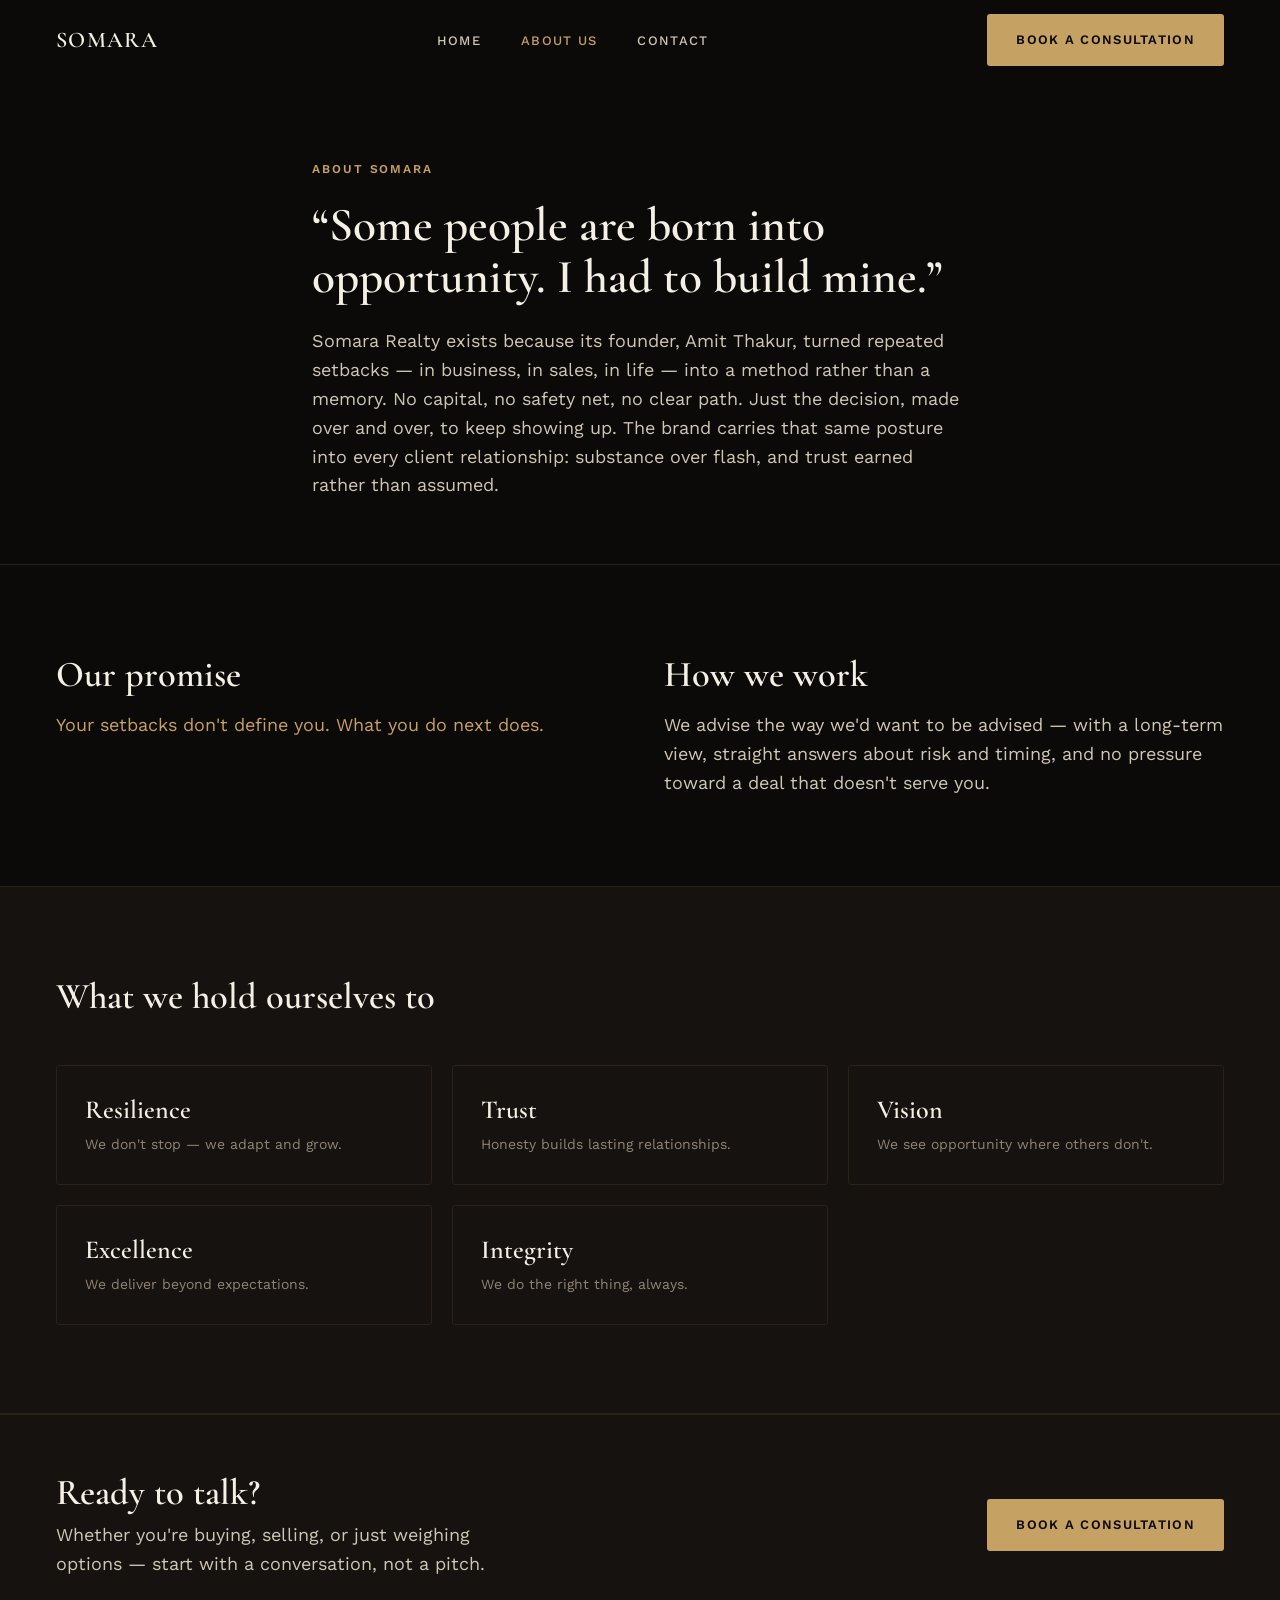
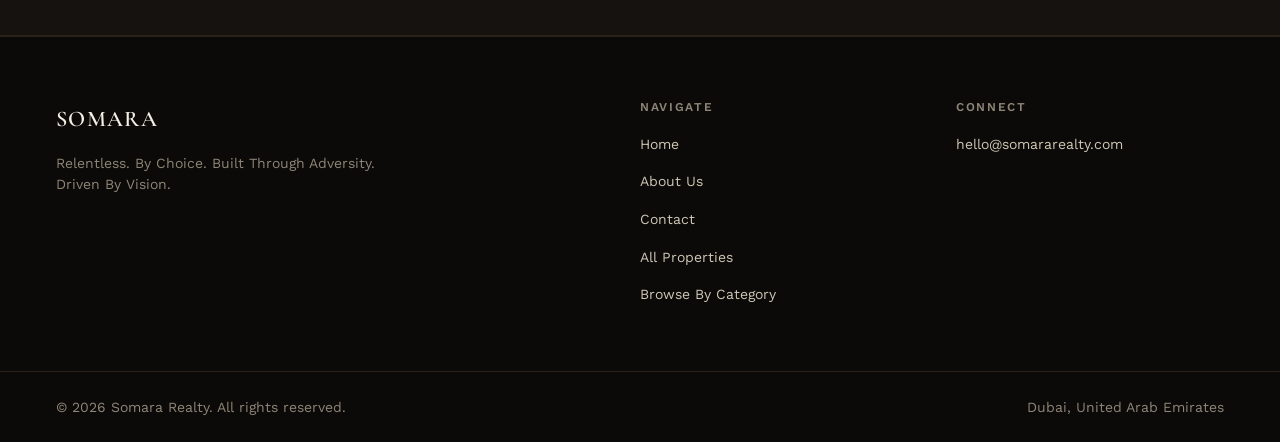
<file: about/index.html>
<!DOCTYPE html>
<html lang="en">
<head>
<meta charset="UTF-8" />
<meta name="viewport" content="width=device-width, initial-scale=1.0" />
<title>About Us | Somara Realty</title>
<meta name="description" content="The story behind Somara Realty — a Dubai real estate practice built on resilience, trust, and vision." />
<link rel="preconnect" href="https://fonts.googleapis.com">
<link rel="preconnect" href="https://fonts.gstatic.com" crossorigin>
<link href="https://fonts.googleapis.com/css2?family=Cormorant+Garamond:ital,wght@0,500;0,600;0,700;1,500;1,600&family=Work+Sans:wght@400;500;600&display=swap" rel="stylesheet">
<link rel="stylesheet" href="/css/styles.css" />
</head>
<body>

<a href="#main-content" class="skip-link">Skip to content</a>

<header class="site-header">
  <div class="container">
    <a href="/" class="logo" aria-label="Somara Realty — home">SOMARA</a>
    <nav class="main-nav" aria-label="Primary">
      <ul>
        <li><a href="/">Home</a></li>
        <li><a href="/about/" class="active">About Us</a></li>
        <li><a href="/contact/">Contact</a></li>
      </ul>
    </nav>
    <a href="/contact/" class="btn btn-primary header-cta">Book a Consultation</a>
    <button type="button" class="menu-toggle" aria-label="Open menu">
      <svg width="22" height="16" viewBox="0 0 22 16" fill="none" aria-hidden="true"><path d="M0 1H22M0 8H22M0 15H22" stroke="currentColor" stroke-width="1.5"/></svg>
    </button>
  </div>
</header>

<div class="mobile-menu" role="dialog" aria-modal="true" aria-label="Mobile navigation">
  <div class="mobile-menu-top">
    <span class="logo">SOMARA</span>
    <button type="button" class="mobile-menu-close" aria-label="Close menu">
      <svg width="20" height="20" viewBox="0 0 20 20" fill="none" aria-hidden="true"><path d="M1 1l18 18M19 1L1 19" stroke="currentColor" stroke-width="1.4"/></svg>
    </button>
  </div>
  <nav aria-label="Mobile">
    <a href="/">Home</a>
    <a href="/about/">About Us</a>
    <a href="/contact/">Contact</a>
  </nav>
  <div class="mobile-menu-footer">
    <a href="/contact/" class="btn btn-primary btn-block">Book a Consultation</a>
  </div>
</div>

<main id="main-content">

  <section class="page-hero">
    <div class="container" style="max-width:48rem;">
      <span class="eyebrow">About Somara</span>
      <h1 id="aboutQuote">&ldquo;Some people are born into opportunity. I had to build mine.&rdquo;</h1>
      <p class="body-lg" id="aboutStory">Somara Realty exists because its founder, Amit Thakur, turned repeated setbacks — in business, in sales, in life — into a method rather than a memory. No capital, no safety net, no clear path. Just the decision, made over and over, to keep showing up. The brand carries that same posture into every client relationship: substance over flash, and trust earned rather than assumed.</p>
    </div>
  </section>

  <section class="section">
    <div class="container" style="display:grid; gap:3rem; grid-template-columns:1fr;">
      <div style="display:grid; gap:3rem; grid-template-columns:1fr 1fr;" class="responsive-2col">
        <div>
          <h2>Our promise</h2>
          <p class="body-lg" id="aboutPromise" style="margin-top:1rem; color:var(--gold);">Your setbacks don't define you. What you do next does.</p>
        </div>
        <div>
          <h2>How we work</h2>
          <p class="body-lg" id="aboutHowWeWork" style="margin-top:1rem;">We advise the way we'd want to be advised — with a long-term view, straight answers about risk and timing, and no pressure toward a deal that doesn't serve you.</p>
        </div>
      </div>
    </div>
  </section>

  <section class="section" style="background:var(--ink-2); border-top:1px solid var(--ink-3); border-bottom:1px solid var(--ink-3);">
    <div class="container">
      <h2>What we hold ourselves to</h2>
      <div class="about-values" id="aboutValuesGrid">
        <div class="card-outlined"><h3>Resilience</h3><p class="body-sm" style="margin-top:0.5rem">We don't stop — we adapt and grow.</p></div>
        <div class="card-outlined"><h3>Trust</h3><p class="body-sm" style="margin-top:0.5rem">Honesty builds lasting relationships.</p></div>
        <div class="card-outlined"><h3>Vision</h3><p class="body-sm" style="margin-top:0.5rem">We see opportunity where others don't.</p></div>
        <div class="card-outlined"><h3>Excellence</h3><p class="body-sm" style="margin-top:0.5rem">We deliver beyond expectations.</p></div>
        <div class="card-outlined"><h3>Integrity</h3><p class="body-sm" style="margin-top:0.5rem">We do the right thing, always.</p></div>
      </div>
    </div>
  </section>

  <section class="consultation">
    <div class="container">
      <div>
        <h2>Ready to talk?</h2>
        <p class="body-lg" style="margin-top:0.5rem; max-width:28rem;">Whether you're buying, selling, or just weighing options — start with a conversation, not a pitch.</p>
      </div>
      <a href="/contact/" class="btn btn-primary">Book a Consultation</a>
    </div>
  </section>

</main>

<footer class="site-footer">
  <div class="container footer-grid">
    <div>
      <span class="logo">SOMARA</span>
      <p class="body-sm" style="margin-top:1rem; max-width:20rem;">Relentless. By Choice. Built Through Adversity. Driven By Vision.</p>
    </div>
    <div>
      <h2>Navigate</h2>
      <ul>
        <li><a href="/">Home</a></li>
        <li><a href="/about/">About Us</a></li>
        <li><a href="/contact/">Contact</a></li>
        <li><a href="/properties/">All Properties</a></li>
        <li><a href="/categories/">Browse By Category</a></li>
      </ul>
    </div>
    <div>
      <h2>Connect</h2>
      <ul>
        <li><a href="mailto:hello@somararealty.com" id="footerEmail">hello@somararealty.com</a></li>
        <li><a href="#" id="footerWhatsapp" target="_blank" rel="noopener noreferrer" style="display:none;">WhatsApp</a></li>
        <li><a href="#" id="footerInstagram" target="_blank" rel="noopener noreferrer" style="display:none;">Instagram</a></li>
      </ul>
    </div>
  </div>
  <div class="container footer-bottom">
    <p>&copy; <span id="year"></span> Somara Realty. All rights reserved.</p>
    <p>Dubai, United Arab Emirates</p>
  </div>
</footer>

  <a href="#" id="whatsappFloat" class="whatsapp-float" target="_blank" rel="noopener noreferrer" aria-label="Chat on WhatsApp">
  <svg width="28" height="28" viewBox="0 0 24 24" fill="white" aria-hidden="true"><path d="M12 2C6.48 2 2 6.48 2 12c0 1.85.5 3.58 1.36 5.07L2 22l5.07-1.32A9.94 9.94 0 0 0 12 22c5.52 0 10-4.48 10-10S17.52 2 12 2zm5.2 14.2c-.22.62-1.27 1.18-1.75 1.24-.45.06-1 .08-1.62-.1-.37-.11-.85-.27-1.46-.53-2.57-1.11-4.25-3.7-4.38-3.87-.13-.17-1.04-1.38-1.04-2.64s.66-1.87.9-2.13c.22-.24.5-.3.66-.3h.47c.15 0 .35-.06.55.42.22.53.73 1.83.8 1.96.06.13.1.28.02.45-.08.17-.13.28-.25.43-.13.15-.27.34-.38.46-.13.13-.26.28-.11.55.15.27.68 1.12 1.46 1.82 1 .9 1.85 1.18 2.12 1.31.27.13.43.11.59-.07.16-.18.68-.79.86-1.06.18-.27.36-.22.6-.13.25.09 1.55.73 1.82.86.27.13.45.2.51.31.07.11.07.62-.15 1.24z"/></svg>
</a>
<script src="/js/main.js"></script>
</body>
</html>
</file>
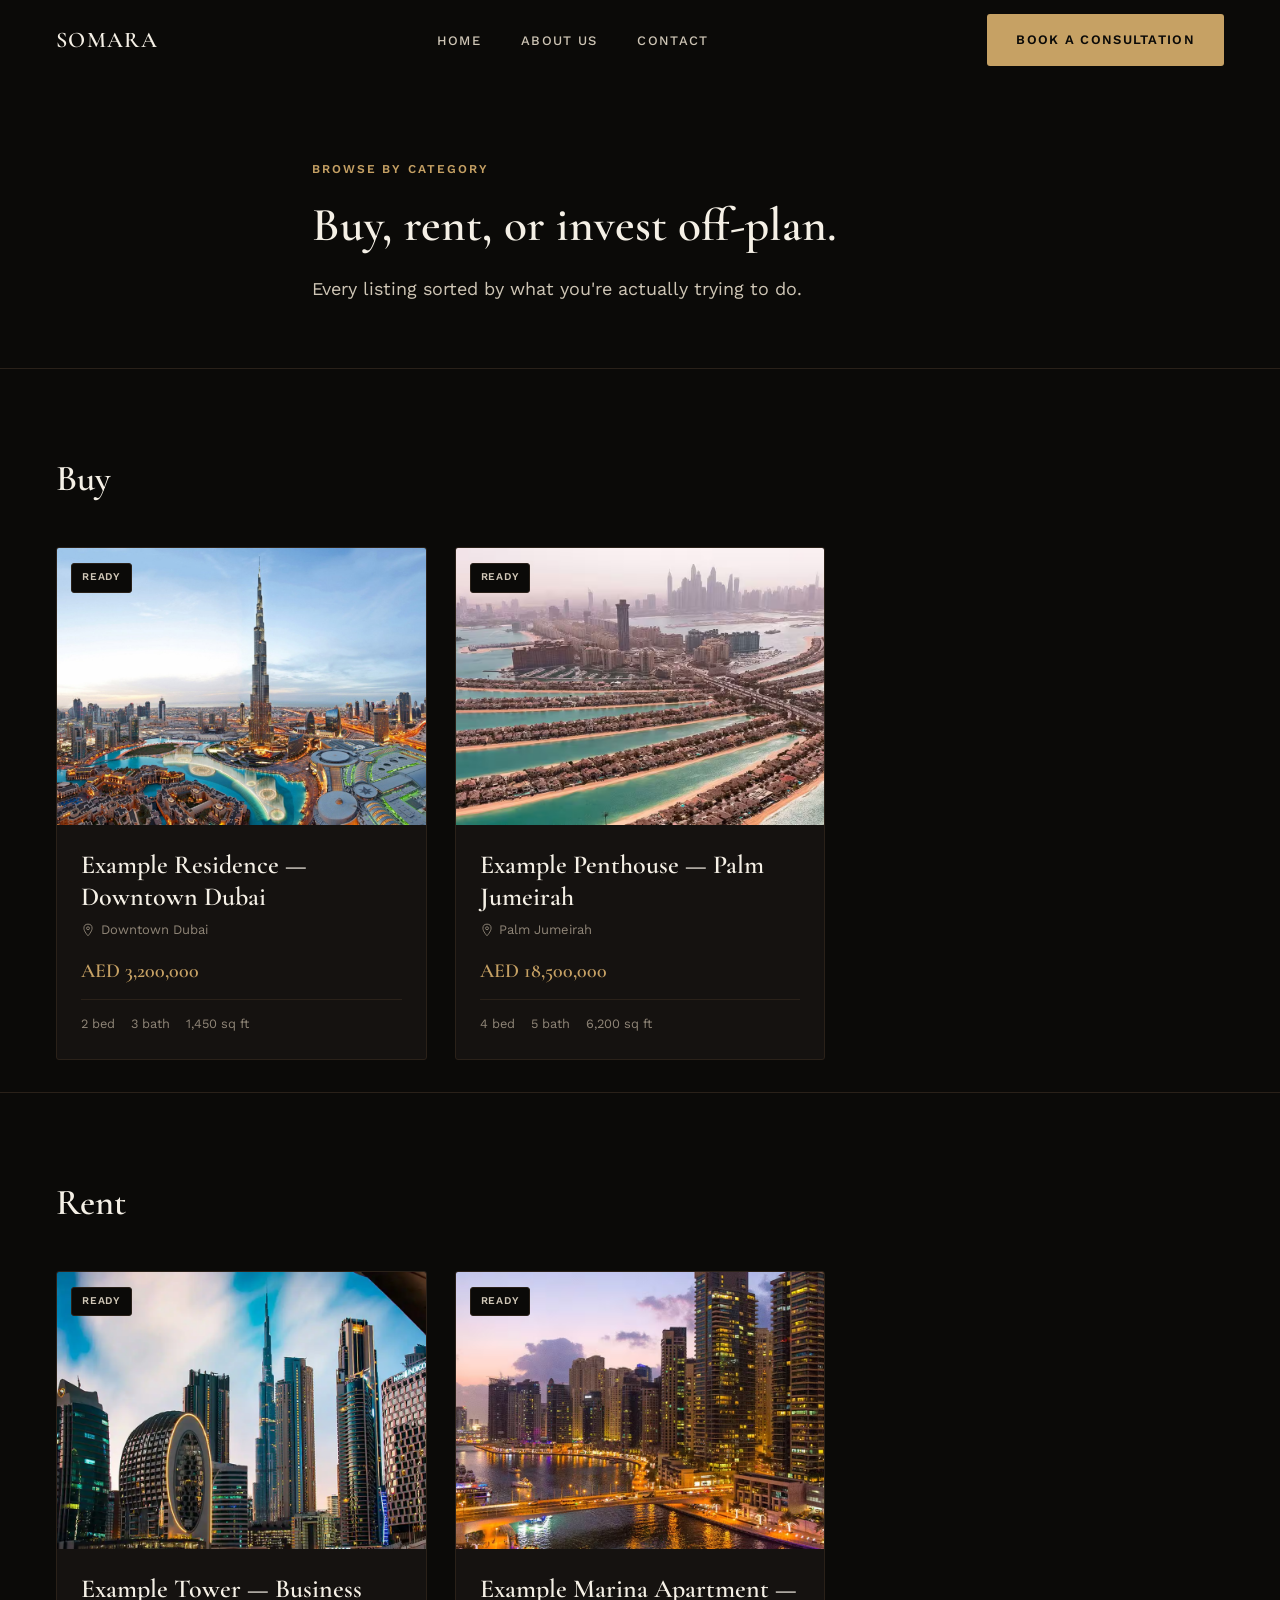
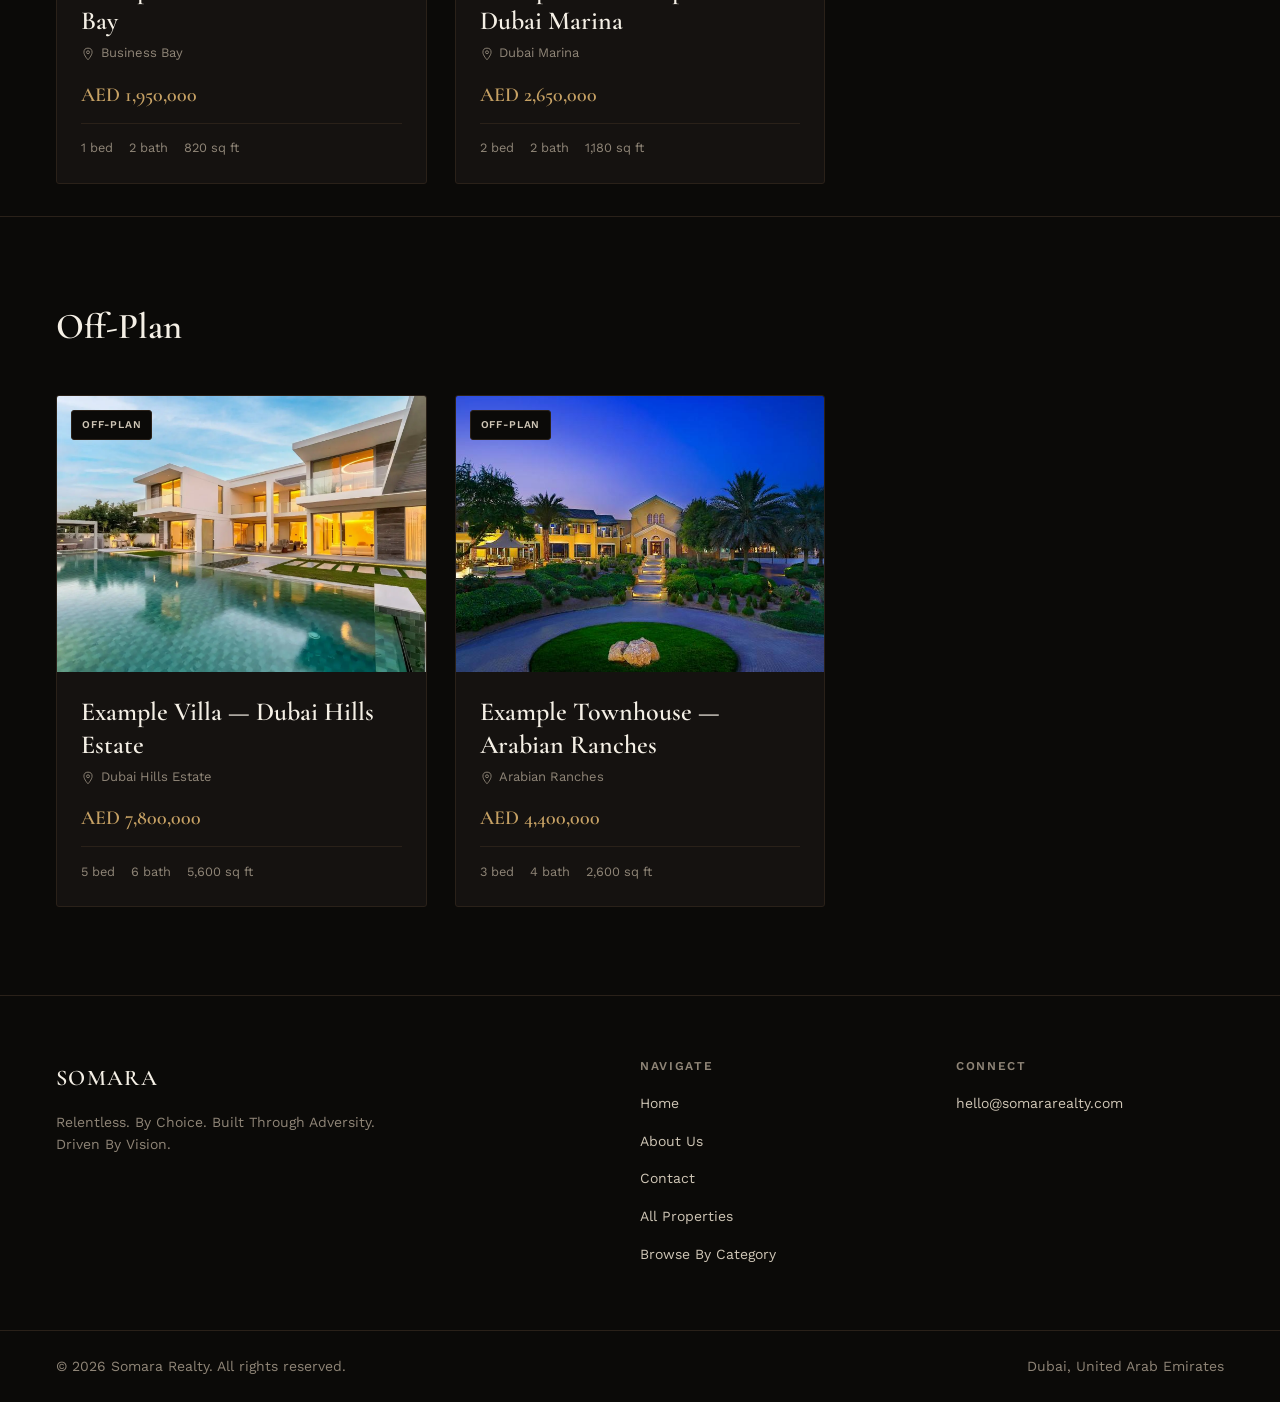
<file: categories/index.html>
<!DOCTYPE html>
<html lang="en">
<head>
<meta charset="UTF-8" />
<meta name="viewport" content="width=device-width, initial-scale=1.0" />
<title>Browse by Category | Somara Realty</title>
<meta name="description" content="Browse Somara Realty properties by Buy, Rent, or Off-Plan." />
<link rel="preconnect" href="https://fonts.googleapis.com">
<link rel="preconnect" href="https://fonts.gstatic.com" crossorigin>
<link href="https://fonts.googleapis.com/css2?family=Cormorant+Garamond:ital,wght@0,500;0,600;0,700;1,500;1,600&family=Work+Sans:wght@400;500;600&display=swap" rel="stylesheet">
<link rel="stylesheet" href="/css/styles.css" />
</head>
<body>

<a href="#main-content" class="skip-link">Skip to content</a>

<header class="site-header">
  <div class="container">
    <a href="/" class="logo" aria-label="Somara Realty — home">SOMARA</a>
    <nav class="main-nav" aria-label="Primary">
      <ul>
        <li><a href="/">Home</a></li>
        <li><a href="/about/">About Us</a></li>
        <li><a href="/contact/">Contact</a></li>
      </ul>
    </nav>
    <a href="/contact/" class="btn btn-primary header-cta">Book a Consultation</a>
    <button type="button" class="menu-toggle" aria-label="Open menu">
      <svg width="22" height="16" viewBox="0 0 22 16" fill="none" aria-hidden="true"><path d="M0 1H22M0 8H22M0 15H22" stroke="currentColor" stroke-width="1.5"/></svg>
    </button>
  </div>
</header>

<div class="mobile-menu" role="dialog" aria-modal="true" aria-label="Mobile navigation">
  <div class="mobile-menu-top">
    <span class="logo">SOMARA</span>
    <button type="button" class="mobile-menu-close" aria-label="Close menu">
      <svg width="20" height="20" viewBox="0 0 20 20" fill="none" aria-hidden="true"><path d="M1 1l18 18M19 1L1 19" stroke="currentColor" stroke-width="1.4"/></svg>
    </button>
  </div>
  <nav aria-label="Mobile">
    <a href="/">Home</a>
    <a href="/about/">About Us</a>
    <a href="/contact/">Contact</a>
  </nav>
  <div class="mobile-menu-footer">
    <a href="/contact/" class="btn btn-primary btn-block">Book a Consultation</a>
  </div>
</div>

<main id="main-content">

  <section class="page-hero">
    <div class="container" style="max-width:48rem;">
      <span class="eyebrow">Browse By Category</span>
      <h1>Buy, rent, or invest off-plan.</h1>
      <p class="body-lg">Every listing sorted by what you're actually trying to do.</p>
    </div>
  </section>

  <section class="section" id="buy" style="padding-bottom:2rem;">
    <div class="container">
      <h2>Buy</h2>
      <div class="properties-grid" id="propertyGridBuy"></div>
    </div>
  </section>

  <section class="section" id="rent" style="border-top:1px solid var(--ink-3); padding-bottom:2rem;">
    <div class="container">
      <h2>Rent</h2>
      <div class="properties-grid" id="propertyGridRent"></div>
    </div>
  </section>

  <section class="section" id="off-plan" style="border-top:1px solid var(--ink-3);">
    <div class="container">
      <h2>Off-Plan</h2>
      <div class="properties-grid" id="propertyGridOffPlan"></div>
    </div>
  </section>

</main>

<footer class="site-footer">
  <div class="container footer-grid">
    <div>
      <span class="logo">SOMARA</span>
      <p class="body-sm" style="margin-top:1rem; max-width:20rem;">Relentless. By Choice. Built Through Adversity. Driven By Vision.</p>
    </div>
    <div>
      <h2>Navigate</h2>
      <ul>
        <li><a href="/">Home</a></li>
        <li><a href="/about/">About Us</a></li>
        <li><a href="/contact/">Contact</a></li>
        <li><a href="/properties/">All Properties</a></li>
        <li><a href="/categories/">Browse By Category</a></li>
      </ul>
    </div>
    <div>
      <h2>Connect</h2>
      <ul>
        <li><a href="mailto:hello@somararealty.com" id="footerEmail">hello@somararealty.com</a></li>
        <li><a href="#" id="footerWhatsapp" target="_blank" rel="noopener noreferrer" style="display:none;">WhatsApp</a></li>
        <li><a href="#" id="footerInstagram" target="_blank" rel="noopener noreferrer" style="display:none;">Instagram</a></li>
      </ul>
    </div>
  </div>
  <div class="container footer-bottom">
    <p>&copy; <span id="year"></span> Somara Realty. All rights reserved.</p>
    <p>Dubai, United Arab Emirates</p>
  </div>
</footer>

<div class="modal-overlay" id="propertyModal" role="dialog" aria-modal="true" aria-label="Property details">
  <div class="modal" id="propertyModalContent"></div>
</div>

  <a href="#" id="whatsappFloat" class="whatsapp-float" target="_blank" rel="noopener noreferrer" aria-label="Chat on WhatsApp">
  <svg width="28" height="28" viewBox="0 0 24 24" fill="white" aria-hidden="true"><path d="M12 2C6.48 2 2 6.48 2 12c0 1.85.5 3.58 1.36 5.07L2 22l5.07-1.32A9.94 9.94 0 0 0 12 22c5.52 0 10-4.48 10-10S17.52 2 12 2zm5.2 14.2c-.22.62-1.27 1.18-1.75 1.24-.45.06-1 .08-1.62-.1-.37-.11-.85-.27-1.46-.53-2.57-1.11-4.25-3.7-4.38-3.87-.13-.17-1.04-1.38-1.04-2.64s.66-1.87.9-2.13c.22-.24.5-.3.66-.3h.47c.15 0 .35-.06.55.42.22.53.73 1.83.8 1.96.06.13.1.28.02.45-.08.17-.13.28-.25.43-.13.15-.27.34-.38.46-.13.13-.26.28-.11.55.15.27.68 1.12 1.46 1.82 1 .9 1.85 1.18 2.12 1.31.27.13.43.11.59-.07.16-.18.68-.79.86-1.06.18-.27.36-.22.6-.13.25.09 1.55.73 1.82.86.27.13.45.2.51.31.07.11.07.62-.15 1.24z"/></svg>
</a>
<script src="/js/main.js"></script>
</body>
</html>
</file>
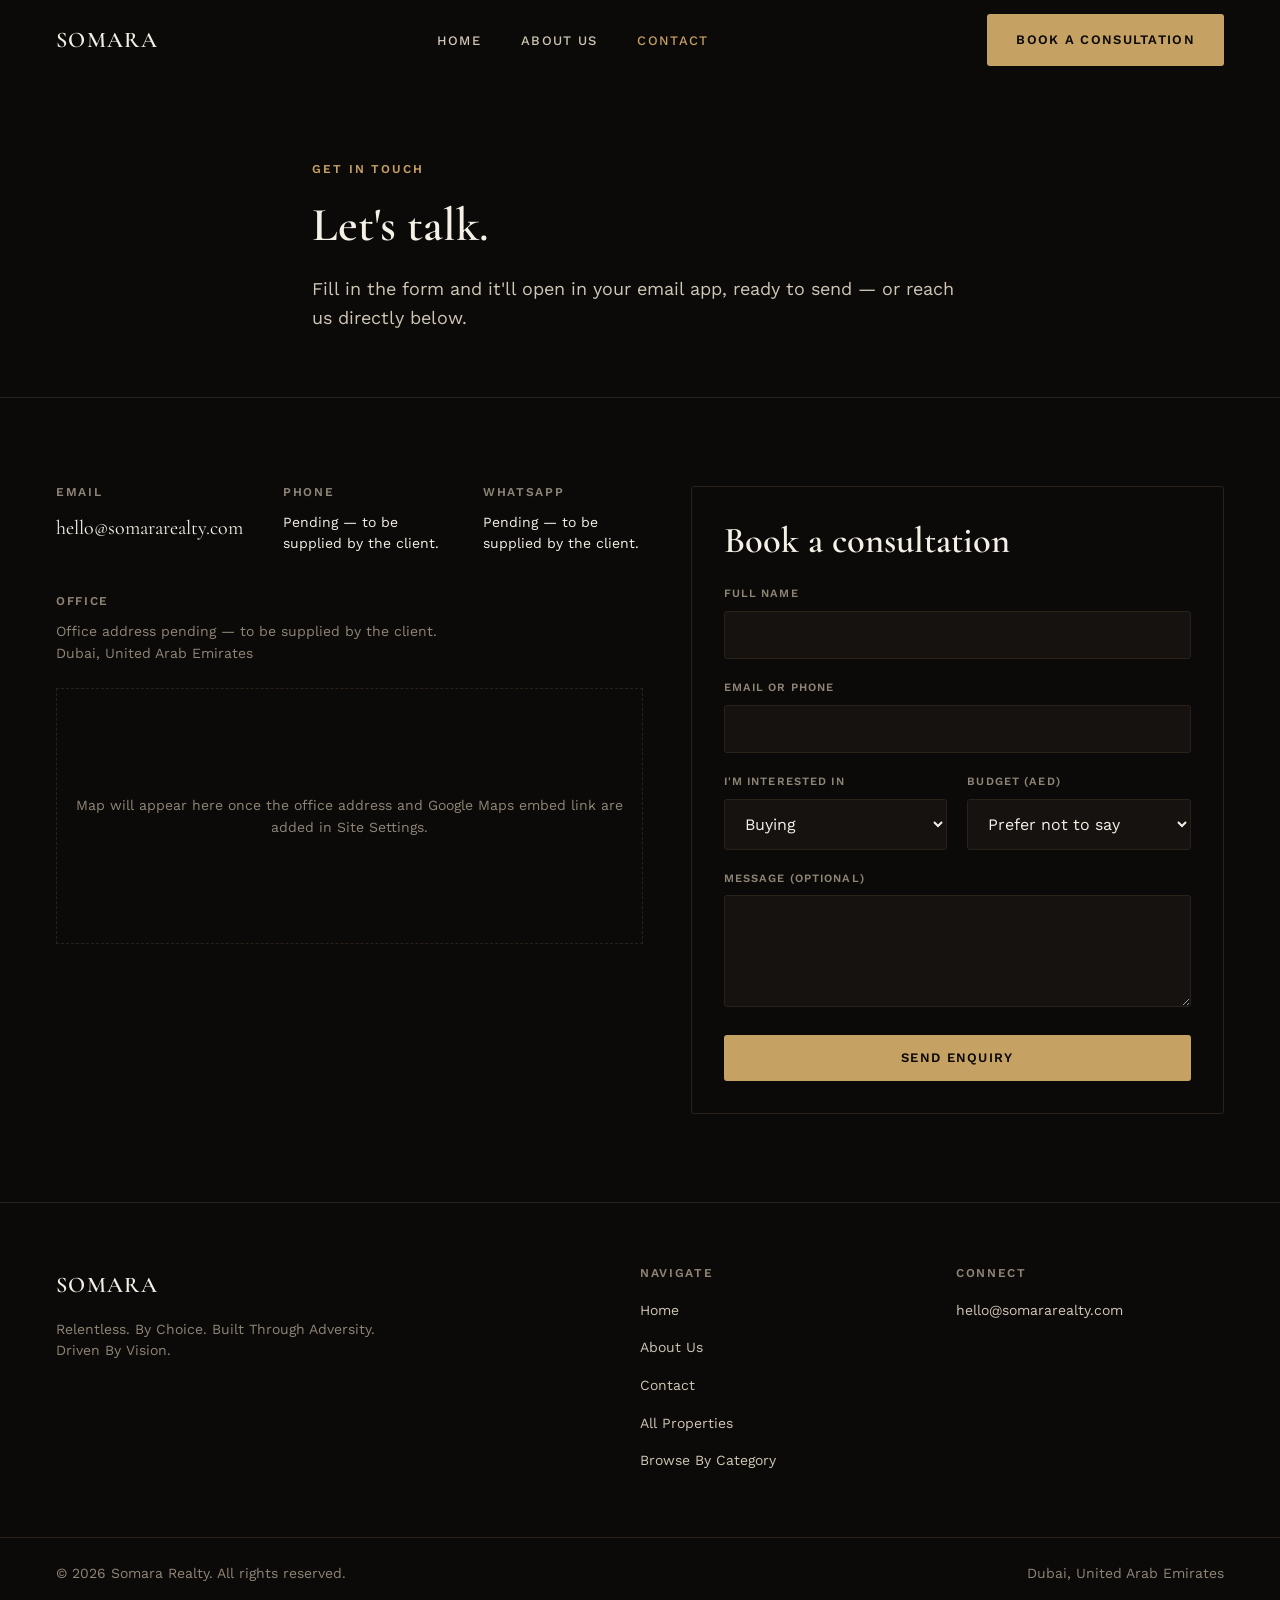
<file: contact/index.html>
<!DOCTYPE html>
<html lang="en">
<head>
<meta charset="UTF-8" />
<meta name="viewport" content="width=device-width, initial-scale=1.0" />
<title>Contact | Somara Realty</title>
<meta name="description" content="Book a consultation with Somara Realty, Dubai." />
<link rel="preconnect" href="https://fonts.googleapis.com">
<link rel="preconnect" href="https://fonts.gstatic.com" crossorigin>
<link href="https://fonts.googleapis.com/css2?family=Cormorant+Garamond:ital,wght@0,500;0,600;0,700;1,500;1,600&family=Work+Sans:wght@400;500;600&display=swap" rel="stylesheet">
<link rel="stylesheet" href="/css/styles.css" />
</head>
<body>

<a href="#main-content" class="skip-link">Skip to content</a>

<header class="site-header">
  <div class="container">
    <a href="/" class="logo" aria-label="Somara Realty — home">SOMARA</a>
    <nav class="main-nav" aria-label="Primary">
      <ul>
        <li><a href="/">Home</a></li>
        <li><a href="/about/">About Us</a></li>
        <li><a href="/contact/" class="active">Contact</a></li>
      </ul>
    </nav>
    <a href="/contact/" class="btn btn-primary header-cta">Book a Consultation</a>
    <button type="button" class="menu-toggle" aria-label="Open menu">
      <svg width="22" height="16" viewBox="0 0 22 16" fill="none" aria-hidden="true"><path d="M0 1H22M0 8H22M0 15H22" stroke="currentColor" stroke-width="1.5"/></svg>
    </button>
  </div>
</header>

<div class="mobile-menu" role="dialog" aria-modal="true" aria-label="Mobile navigation">
  <div class="mobile-menu-top">
    <span class="logo">SOMARA</span>
    <button type="button" class="mobile-menu-close" aria-label="Close menu">
      <svg width="20" height="20" viewBox="0 0 20 20" fill="none" aria-hidden="true"><path d="M1 1l18 18M19 1L1 19" stroke="currentColor" stroke-width="1.4"/></svg>
    </button>
  </div>
  <nav aria-label="Mobile">
    <a href="/">Home</a>
    <a href="/about/">About Us</a>
    <a href="/contact/">Contact</a>
  </nav>
  <div class="mobile-menu-footer">
    <a href="/contact/" class="btn btn-primary btn-block">Book a Consultation</a>
  </div>
</div>

<main id="main-content">

  <section class="page-hero">
    <div class="container" style="max-width:48rem;">
      <span class="eyebrow">Get In Touch</span>
      <h1>Let's talk.</h1>
      <p class="body-lg">Fill in the form and it'll open in your email app, ready to send — or reach us directly below.</p>
    </div>
  </section>

  <section class="section">
    <div class="container" style="display:grid; gap:4rem; grid-template-columns:1fr;">

      <div style="display:grid; gap:3rem; grid-template-columns: 1.1fr 1fr;" class="responsive-2col">

        <div>
          <div class="contact-grid" style="margin-top:0;">
            <div>
              <h2 style="font-family:var(--font-sans); font-size:0.75rem; letter-spacing:0.14em; text-transform:uppercase; color:var(--stone);">Email</h2>
              <a href="mailto:hello@somararealty.com" id="contactEmail" style="display:block; margin-top:0.75rem; font-family:var(--font-display); font-size:1.25rem; color:var(--ivory);">hello@somararealty.com</a>
            </div>
            <div>
              <h2 style="font-family:var(--font-sans); font-size:0.75rem; letter-spacing:0.14em; text-transform:uppercase; color:var(--stone);">Phone</h2>
              <a id="contactPhone" class="body-sm" style="display:block; margin-top:0.75rem; color:var(--ivory);">Pending — to be supplied by the client.</a>
            </div>
            <div>
              <h2 style="font-family:var(--font-sans); font-size:0.75rem; letter-spacing:0.14em; text-transform:uppercase; color:var(--stone);">WhatsApp</h2>
              <a id="contactWhatsapp" class="body-sm" target="_blank" rel="noopener noreferrer" style="display:block; margin-top:0.75rem; color:var(--ivory);">Pending — to be supplied by the client.</a>
            </div>
          </div>

          <div style="margin-top:2.5rem;">
            <h2 style="font-family:var(--font-sans); font-size:0.75rem; letter-spacing:0.14em; text-transform:uppercase; color:var(--stone);">Office</h2>
            <p class="body-sm" id="contactAddress" style="margin-top:0.75rem;">Office address pending — to be supplied by the client.<br>Dubai, United Arab Emirates</p>
          </div>

          <div class="map-placeholder" id="mapWrap">Map will appear here once the office address and Google Maps embed link are added in Site Settings.</div>
        </div>

        <div class="card-outlined" style="padding:2rem;">
          <h2 style="margin-bottom:1.5rem;">Book a consultation</h2>
          <form id="consultationForm" class="form-grid">
            <div class="field-full">
              <label for="cf-name">Full name</label>
              <input type="text" id="cf-name" name="name" required />
            </div>
            <div class="field-full">
              <label for="cf-contact">Email or phone</label>
              <input type="text" id="cf-contact" name="contact" required />
            </div>
            <div class="form-grid two-col">
              <div class="field-full">
                <label for="cf-interest">I'm interested in</label>
                <select id="cf-interest" name="interest">
                  <option>Buying</option>
                  <option>Renting</option>
                  <option>Investing</option>
                  <option>Just exploring</option>
                </select>
              </div>
              <div class="field-full">
                <label for="cf-budget">Budget (AED)</label>
                <select id="cf-budget" name="budget">
                  <option value="">Prefer not to say</option>
                  <option>Under 1M</option>
                  <option>1M – 5M</option>
                  <option>5M – 10M</option>
                  <option>10M+</option>
                </select>
              </div>
            </div>
            <div class="field-full">
              <label for="cf-message">Message (optional)</label>
              <textarea id="cf-message" name="message"></textarea>
            </div>
            <button type="submit" class="btn btn-primary btn-block">Send Enquiry</button>
            <p id="formStatus" class="form-status" role="status"></p>
          </form>
        </div>

      </div>
    </div>
  </section>

</main>

<footer class="site-footer">
  <div class="container footer-grid">
    <div>
      <span class="logo">SOMARA</span>
      <p class="body-sm" style="margin-top:1rem; max-width:20rem;">Relentless. By Choice. Built Through Adversity. Driven By Vision.</p>
    </div>
    <div>
      <h2>Navigate</h2>
      <ul>
        <li><a href="/">Home</a></li>
        <li><a href="/about/">About Us</a></li>
        <li><a href="/contact/">Contact</a></li>
        <li><a href="/properties/">All Properties</a></li>
        <li><a href="/categories/">Browse By Category</a></li>
      </ul>
    </div>
    <div>
      <h2>Connect</h2>
      <ul>
        <li><a href="mailto:hello@somararealty.com" id="footerEmail">hello@somararealty.com</a></li>
        <li><a href="#" id="footerWhatsapp" target="_blank" rel="noopener noreferrer" style="display:none;">WhatsApp</a></li>
        <li><a href="#" id="footerInstagram" target="_blank" rel="noopener noreferrer" style="display:none;">Instagram</a></li>
      </ul>
    </div>
  </div>
  <div class="container footer-bottom">
    <p>&copy; <span id="year"></span> Somara Realty. All rights reserved.</p>
    <p>Dubai, United Arab Emirates</p>
  </div>
</footer>
<a href="#" id="whatsappFloat" class="whatsapp-float" target="_blank" rel="noopener noreferrer" aria-label="Chat on WhatsApp">
  <svg width="28" height="28" viewBox="0 0 24 24" fill="white" aria-hidden="true"><path d="M12 2C6.48 2 2 6.48 2 12c0 1.85.5 3.58 1.36 5.07L2 22l5.07-1.32A9.94 9.94 0 0 0 12 22c5.52 0 10-4.48 10-10S17.52 2 12 2zm5.2 14.2c-.22.62-1.27 1.18-1.75 1.24-.45.06-1 .08-1.62-.1-.37-.11-.85-.27-1.46-.53-2.57-1.11-4.25-3.7-4.38-3.87-.13-.17-1.04-1.38-1.04-2.64s.66-1.87.9-2.13c.22-.24.5-.3.66-.3h.47c.15 0 .35-.06.55.42.22.53.73 1.83.8 1.96.06.13.1.28.02.45-.08.17-.13.28-.25.43-.13.15-.27.34-.38.46-.13.13-.26.28-.11.55.15.27.68 1.12 1.46 1.82 1 .9 1.85 1.18 2.12 1.31.27.13.43.11.59-.07.16-.18.68-.79.86-1.06.18-.27.36-.22.6-.13.25.09 1.55.73 1.82.86.27.13.45.2.51.31.07.11.07.62-.15 1.24z"/></svg>
</a>
<script src="/js/main.js"></script>
</body>
</html>
</file>
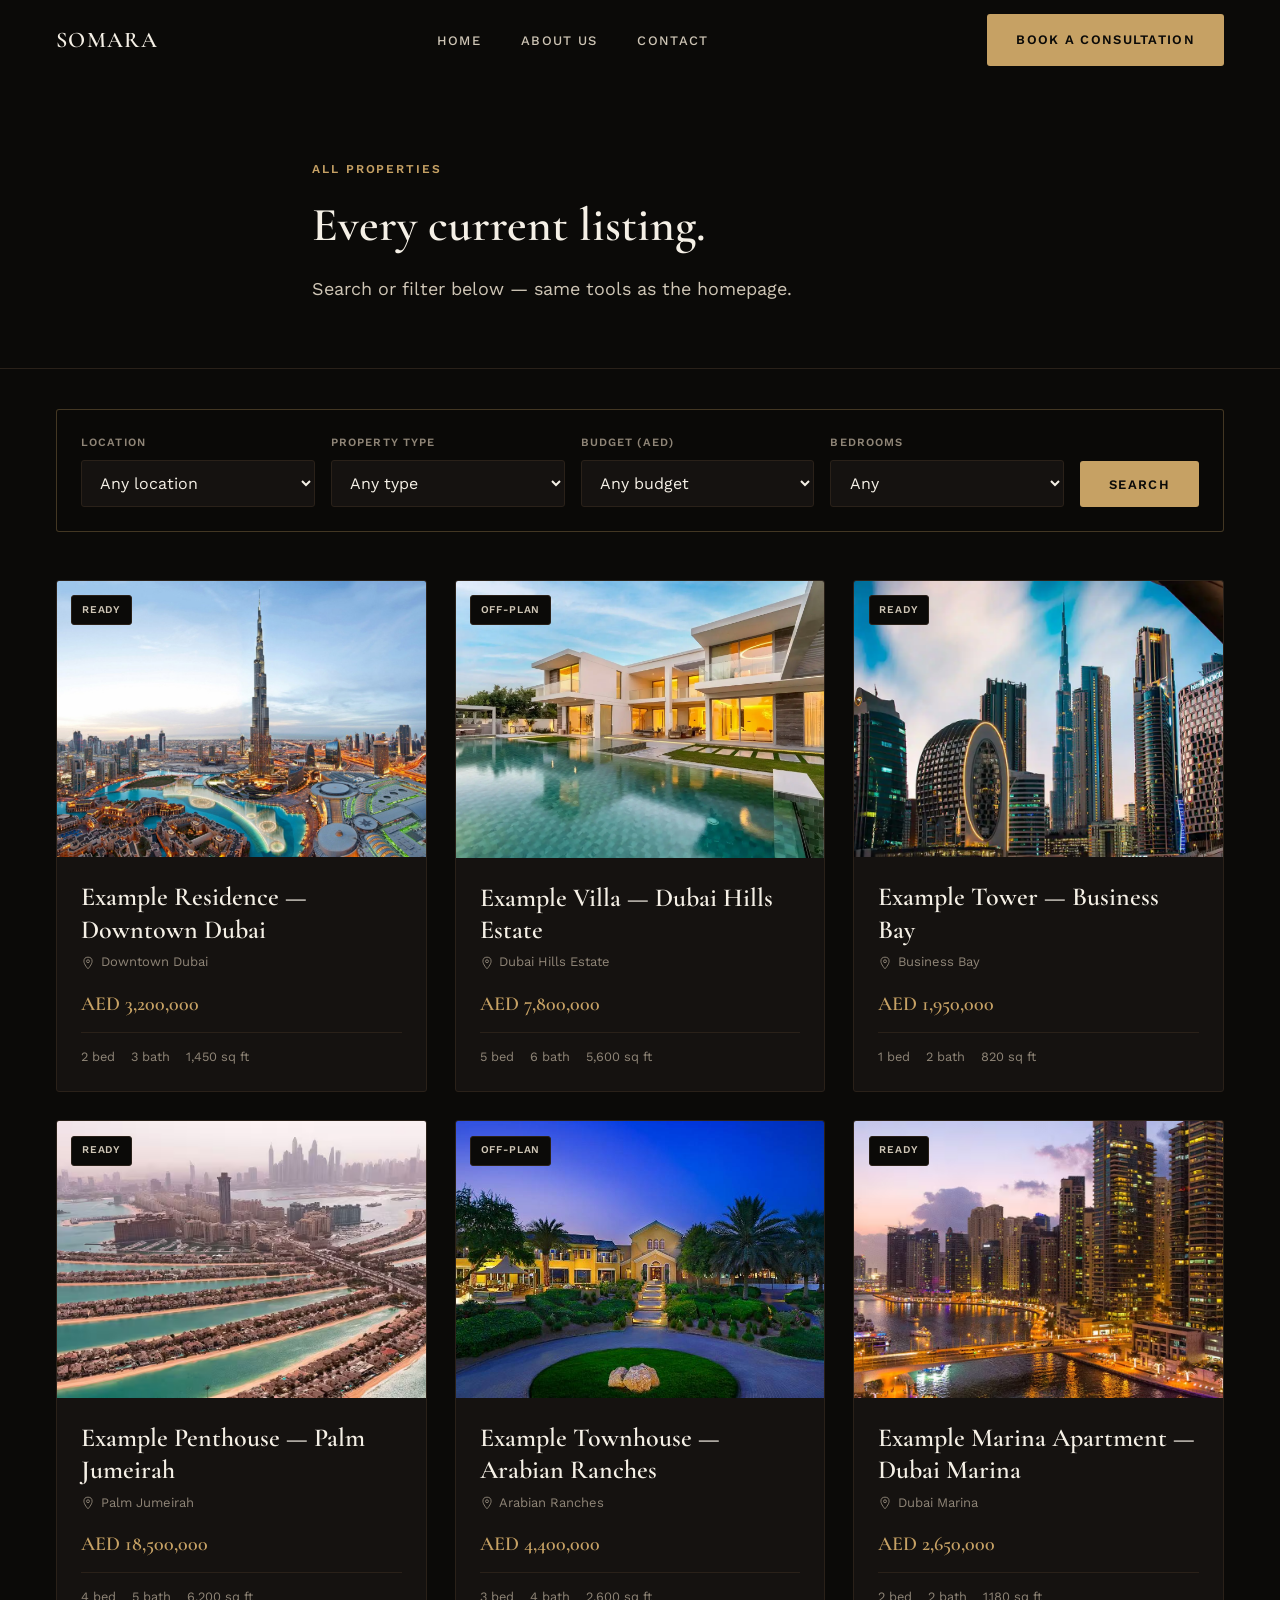
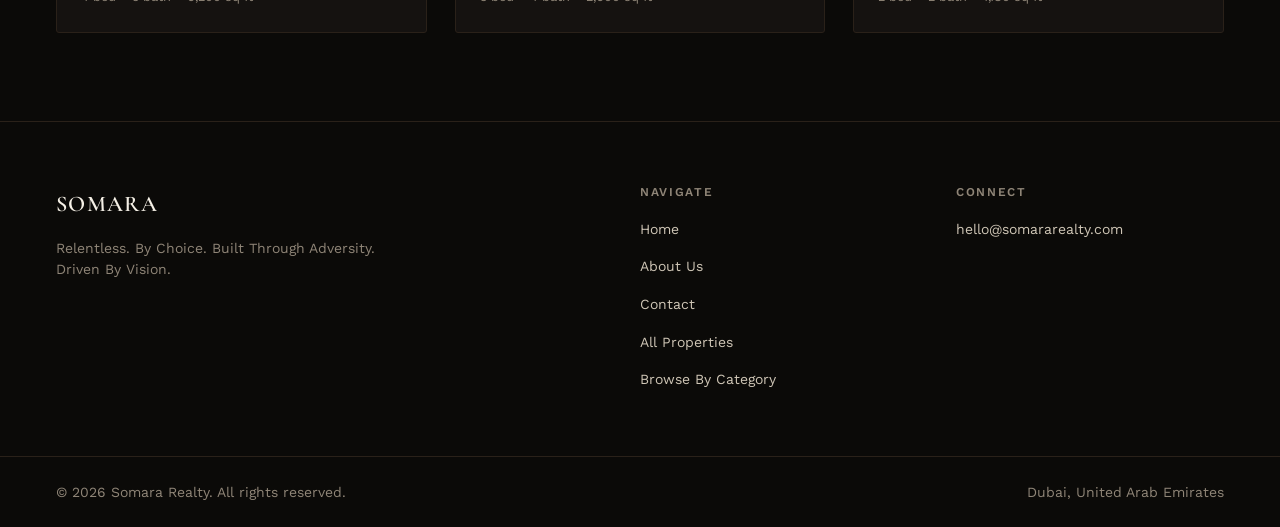
<file: properties/index.html>
<!DOCTYPE html>
<html lang="en">
<head>
<meta charset="UTF-8" />
<meta name="viewport" content="width=device-width, initial-scale=1.0" />
<title>All Properties | Somara Realty</title>
<meta name="description" content="Browse all current Somara Realty listings." />
<link rel="preconnect" href="https://fonts.googleapis.com">
<link rel="preconnect" href="https://fonts.gstatic.com" crossorigin>
<link href="https://fonts.googleapis.com/css2?family=Cormorant+Garamond:ital,wght@0,500;0,600;0,700;1,500;1,600&family=Work+Sans:wght@400;500;600&display=swap" rel="stylesheet">
<link rel="stylesheet" href="/css/styles.css" />
</head>
<body>

<a href="#main-content" class="skip-link">Skip to content</a>

<header class="site-header">
  <div class="container">
    <a href="/" class="logo" aria-label="Somara Realty — home">SOMARA</a>
    <nav class="main-nav" aria-label="Primary">
      <ul>
        <li><a href="/">Home</a></li>
        <li><a href="/about/">About Us</a></li>
        <li><a href="/contact/">Contact</a></li>
      </ul>
    </nav>
    <a href="/contact/" class="btn btn-primary header-cta">Book a Consultation</a>
    <button type="button" class="menu-toggle" aria-label="Open menu">
      <svg width="22" height="16" viewBox="0 0 22 16" fill="none" aria-hidden="true"><path d="M0 1H22M0 8H22M0 15H22" stroke="currentColor" stroke-width="1.5"/></svg>
    </button>
  </div>
</header>

<div class="mobile-menu" role="dialog" aria-modal="true" aria-label="Mobile navigation">
  <div class="mobile-menu-top">
    <span class="logo">SOMARA</span>
    <button type="button" class="mobile-menu-close" aria-label="Close menu">
      <svg width="20" height="20" viewBox="0 0 20 20" fill="none" aria-hidden="true"><path d="M1 1l18 18M19 1L1 19" stroke="currentColor" stroke-width="1.4"/></svg>
    </button>
  </div>
  <nav aria-label="Mobile">
    <a href="/">Home</a>
    <a href="/about/">About Us</a>
    <a href="/contact/">Contact</a>
  </nav>
  <div class="mobile-menu-footer">
    <a href="/contact/" class="btn btn-primary btn-block">Book a Consultation</a>
  </div>
</div>

<main id="main-content">

  <section class="page-hero">
    <div class="container" style="max-width:48rem;">
      <span class="eyebrow">All Properties</span>
      <h1>Every current listing.</h1>
      <p class="body-lg">Search or filter below — same tools as the homepage.</p>
    </div>
  </section>

  <section class="section" style="padding-top:2.5rem;">
    <div class="container">
      <div class="hero-search" style="margin-top:0; max-width:none;">
        <form id="heroSearchForm">
          <div class="field">
            <label for="searchLocation">Location</label>
            <select id="searchLocation">
              <option value="">Any location</option>
              <option>Downtown Dubai</option>
              <option>Dubai Marina</option>
              <option>Dubai Hills Estate</option>
              <option>Business Bay</option>
              <option>Palm Jumeirah</option>
              <option>Arabian Ranches</option>
            </select>
          </div>
          <div class="field">
            <label for="searchType">Property Type</label>
            <select id="searchType">
              <option value="">Any type</option>
              <option>Apartment</option>
              <option>Villa</option>
              <option>Townhouse</option>
              <option>Penthouse</option>
            </select>
          </div>
          <div class="field">
            <label for="searchBudget">Budget (AED)</label>
            <select id="searchBudget">
              <option value="">Any budget</option>
              <option value="1-5">1M – 5M</option>
              <option value="5-10">5M – 10M</option>
              <option value="10+">10M+</option>
            </select>
          </div>
          <div class="field">
            <label for="searchBedrooms">Bedrooms</label>
            <select id="searchBedrooms">
              <option value="">Any</option>
              <option>1</option>
              <option>2</option>
              <option>3</option>
              <option>4+</option>
            </select>
          </div>
          <button type="submit" class="btn btn-primary">Search</button>
        </form>
      </div>

      <div class="properties-grid" id="propertyGrid" style="margin-top:3rem;"></div>
    </div>
  </section>

</main>

<footer class="site-footer">
  <div class="container footer-grid">
    <div>
      <span class="logo">SOMARA</span>
      <p class="body-sm" style="margin-top:1rem; max-width:20rem;">Relentless. By Choice. Built Through Adversity. Driven By Vision.</p>
    </div>
    <div>
      <h2>Navigate</h2>
      <ul>
        <li><a href="/">Home</a></li>
        <li><a href="/about/">About Us</a></li>
        <li><a href="/contact/">Contact</a></li>
        <li><a href="/properties/">All Properties</a></li>
        <li><a href="/categories/">Browse By Category</a></li>
      </ul>
    </div>
    <div>
      <h2>Connect</h2>
      <ul>
        <li><a href="mailto:hello@somararealty.com" id="footerEmail">hello@somararealty.com</a></li>
        <li><a href="#" id="footerWhatsapp" target="_blank" rel="noopener noreferrer" style="display:none;">WhatsApp</a></li>
        <li><a href="#" id="footerInstagram" target="_blank" rel="noopener noreferrer" style="display:none;">Instagram</a></li>
      </ul>
    </div>
  </div>
  <div class="container footer-bottom">
    <p>&copy; <span id="year"></span> Somara Realty. All rights reserved.</p>
    <p>Dubai, United Arab Emirates</p>
  </div>
</footer>

<div class="modal-overlay" id="propertyModal" role="dialog" aria-modal="true" aria-label="Property details">
  <div class="modal" id="propertyModalContent"></div>
</div>

  <a href="#" id="whatsappFloat" class="whatsapp-float" target="_blank" rel="noopener noreferrer" aria-label="Chat on WhatsApp">
  <svg width="28" height="28" viewBox="0 0 24 24" fill="white" aria-hidden="true"><path d="M12 2C6.48 2 2 6.48 2 12c0 1.85.5 3.58 1.36 5.07L2 22l5.07-1.32A9.94 9.94 0 0 0 12 22c5.52 0 10-4.48 10-10S17.52 2 12 2zm5.2 14.2c-.22.62-1.27 1.18-1.75 1.24-.45.06-1 .08-1.62-.1-.37-.11-.85-.27-1.46-.53-2.57-1.11-4.25-3.7-4.38-3.87-.13-.17-1.04-1.38-1.04-2.64s.66-1.87.9-2.13c.22-.24.5-.3.66-.3h.47c.15 0 .35-.06.55.42.22.53.73 1.83.8 1.96.06.13.1.28.02.45-.08.17-.13.28-.25.43-.13.15-.27.34-.38.46-.13.13-.26.28-.11.55.15.27.68 1.12 1.46 1.82 1 .9 1.85 1.18 2.12 1.31.27.13.43.11.59-.07.16-.18.68-.79.86-1.06.18-.27.36-.22.6-.13.25.09 1.55.73 1.82.86.27.13.45.2.51.31.07.11.07.62-.15 1.24z"/></svg>
</a>
<script src="/js/main.js"></script>
</body>
</html>
</file>
<file: css/styles.css>
/* =========================================================
   SOMARA REALTY — Design tokens
   Palette calibrated against the CK Realty reference the client
   approved: true near-black, warm saturated gold, outlined cards.
   Swap these variables once official brand hex codes are supplied.
   ========================================================= */
:root {
  --ink: #0b0a08;
  --ink-2: #151210;
  --ink-3: #2a2119;

  --ivory: #f5f0e6;
  --ivory-dim: #cfc6b6;
  --stone: #8f8577;

  --gold: #c6a164;
  --gold-bright: #e0c087;
  --gold-dim: #9c7c4a;

  --error: #b3543f;
  --success: #6f8f6a;

  --container-max: 1280px;
  --radius: 3px;
  --ease: cubic-bezier(0.22, 1, 0.36, 1);

  --font-display: "Cormorant Garamond", Georgia, serif;
  --font-sans: "Work Sans", -apple-system, "Segoe UI", sans-serif;
}

/* =========================================================
   Reset
   ========================================================= */
* { box-sizing: border-box; margin: 0; padding: 0; }
html { scroll-behavior: smooth; }
html, body { overflow-x: hidden; max-width: 100%; }
body {
  background: var(--ink);
  color: var(--ivory);
  font-family: var(--font-sans);
  -webkit-font-smoothing: antialiased;
  line-height: 1.6;
}
img { max-width: 100%; display: block; }
a { color: inherit; text-decoration: none; }
button { font-family: inherit; cursor: pointer; }
ul { list-style: none; }
input, select, textarea { font-family: inherit; font-size: 1rem; }

@media (prefers-reduced-motion: reduce) {
  *, *::before, *::after {
    animation-duration: 0.01ms !important;
    transition-duration: 0.01ms !important;
    scroll-behavior: auto !important;
  }
}

:focus-visible {
  outline: 2px solid var(--gold);
  outline-offset: 3px;
}

/* =========================================================
   Layout helpers
   ========================================================= */
.container {
  max-width: var(--container-max);
  margin-inline: auto;
  padding-inline: 1.5rem;
}
@media (min-width: 768px) { .container { padding-inline: 2.5rem; } }
@media (min-width: 1200px) { .container { padding-inline: 3.5rem; } }

.section { padding-block: 5.5rem; }
@media (max-width: 640px) { .section { padding-block: 3.5rem; } }

/* =========================================================
   Typography
   ========================================================= */
.eyebrow {
  font-family: var(--font-sans);
  font-weight: 600;
  font-size: 0.75rem;
  letter-spacing: 0.16em;
  text-transform: uppercase;
  color: var(--gold);
}

.display {
  font-family: var(--font-display);
  font-weight: 600;
  font-size: clamp(2.25rem, 3.2vw + 1.4rem, 4.5rem);
  line-height: 1.08;
  letter-spacing: -0.005em;
}
h1 { font-family: var(--font-display); font-weight: 600; font-size: clamp(2rem, 2.2vw + 1.2rem, 3.25rem); line-height: 1.1; }
h2 { font-family: var(--font-display); font-weight: 600; font-size: clamp(1.625rem, 1.6vw + 1rem, 2.375rem); line-height: 1.16; }
h3 { font-family: var(--font-display); font-weight: 600; font-size: clamp(1.3rem, 0.8vw + 1rem, 1.625rem); line-height: 1.24; }
h4 { font-family: var(--font-sans); font-weight: 600; font-size: 1.125rem; }

.body-lg { font-size: 1.125rem; line-height: 1.6; color: var(--ivory-dim); }
.body-sm { font-size: 0.875rem; line-height: 1.55; color: var(--stone); }

/* =========================================================
   Buttons
   ========================================================= */
.btn {
  display: inline-flex;
  align-items: center;
  justify-content: center;
  gap: 0.5rem;
  padding: 0.9rem 1.75rem;
  font-family: var(--font-sans);
  font-weight: 600;
  font-size: 0.8125rem;
  letter-spacing: 0.1em;
  text-transform: uppercase;
  border-radius: var(--radius);
  border: 1px solid transparent;
  transition: background-color 200ms var(--ease), border-color 200ms var(--ease), color 200ms var(--ease);
  white-space: nowrap;
}
.btn-primary { background: var(--gold); color: var(--ink); }
.btn-primary:hover { background: var(--gold-bright); }
.btn-outline { background: transparent; color: var(--ivory); border-color: rgba(198,161,100,0.5); }
.btn-outline:hover { border-color: var(--gold); background: rgba(198,161,100,0.08); }
.btn-block { width: 100%; }

/* =========================================================
   Header
   ========================================================= */
.site-header {
  position: fixed;
  inset-inline: 0;
  top: 0;
  z-index: 40;
  border-bottom: 1px solid transparent;
  background: transparent;
  transition: background-color 300ms var(--ease), border-color 300ms var(--ease), backdrop-filter 300ms var(--ease);
}
.site-header.is-solid {
  background: rgba(11, 10, 8, 0.94);
  backdrop-filter: blur(6px);
  border-bottom-color: rgba(198, 161, 100, 0.4);
}
.site-header .container {
  display: flex;
  align-items: center;
  justify-content: space-between;
  height: 5rem;
}
.logo {
  font-family: var(--font-display);
  font-weight: 600;
  font-size: 1.4rem;
  letter-spacing: 0.06em;
  color: var(--ivory);
}
.logo:hover { color: var(--gold); }

.main-nav { display: none; }
.main-nav ul { display: flex; align-items: center; gap: 2.5rem; }
.main-nav a {
  font-size: 0.8125rem;
  font-weight: 500;
  letter-spacing: 0.1em;
  text-transform: uppercase;
  color: var(--ivory-dim);
  transition: color 150ms var(--ease);
}
.main-nav a:hover, .main-nav a.active { color: var(--gold); }

.header-cta { display: none; }

.menu-toggle {
  display: flex;
  align-items: center;
  justify-content: center;
  width: 2.75rem;
  height: 2.75rem;
  background: none;
  border: none;
  color: var(--ivory);
}

@media (min-width: 900px) {
  .main-nav { display: block; }
  .header-cta { display: inline-flex; }
  .menu-toggle { display: none; }
}

.skip-link {
  position: absolute;
  left: -9999px;
  top: 0;
  z-index: 100;
  background: var(--gold);
  color: var(--ink);
  padding: 0.6rem 1rem;
  border-radius: var(--radius);
}
.skip-link:focus { left: 1rem; top: 1rem; }

/* Mobile menu */
.mobile-menu {
  position: fixed;
  inset: 0;
  z-index: 50;
  background: var(--ink);
  display: none;
  flex-direction: column;
}
.mobile-menu.is-open { display: flex; }
.mobile-menu-top {
  display: flex;
  align-items: center;
  justify-content: space-between;
  padding: 1.25rem 1.5rem;
}
.mobile-menu nav {
  flex: 1;
  display: flex;
  flex-direction: column;
  justify-content: center;
  gap: 0.5rem;
  padding: 0 1.5rem;
}
.mobile-menu nav a {
  font-family: var(--font-display);
  font-size: 2rem;
  padding: 0.6rem 0;
  color: var(--ivory);
}
.mobile-menu nav a:hover { color: var(--gold); }
.mobile-menu-footer { padding: 0 1.5rem 2.5rem; }

/* =========================================================
   Hero
   ========================================================= */
.hero {
  position: relative;
  min-height: 100svh;
  display: grid;
  align-items: center;
 
  background: var(--ink);
  padding-top: 6rem;
}
.hero > .container {
  width: 100%;
}
.hero-bg {
  position: absolute;
  inset: 0;
  pointer-events: none;
}
.hero-bg .grid {
  position: absolute;
  inset: 0;
  opacity: 0.05;
  background-image:
    linear-gradient(var(--gold) 1px, transparent 1px),
    linear-gradient(90deg, var(--gold) 1px, transparent 1px);
  background-size: 72px 72px;
}
.hero-bg .glow {
  position: absolute;
  top: 0;
  left: 50%;
  transform: translateX(-50%);
  width: 90%;
  height: 80vh;
  filter: blur(140px);
  background: radial-gradient(circle, rgba(198,161,100,0.16) 0%, rgba(198,161,100,0) 65%);
}
.hero-bg .fade {
  position: absolute;
  inset: 0;
  background: linear-gradient(to right, rgba(11,10,8,0.85) 0%, rgba(11,10,8,0.55) 40%, rgba(11,10,8,0.15) 70%, transparent 100%);
}
/* Optional real hero photo — drop a file at images/hero/hero-bg.jpg and it
   displays automatically, covering the CSS placeholder. If the file is
   missing, onerror hides the <img> and the placeholder above shows through. */
.hero-photo {
  position: absolute;
  inset: 0;
  width: 100%;
  height: 100%;
  object-fit: cover;
}
.hero-video {
  position: absolute;
  inset: 0;
  width: 100%;
  height: 100%;
  object-fit: cover;
}
.hero-content { position: relative; z-index: 2; max-width: 46rem; }
.hero-content h1 { margin-top: 1.25rem; color: var(--ivory); }
.hero-content h1 .gold { color: var(--gold); }
.hero-content .body-lg { margin-top: 1.75rem; max-width: 34rem; }
.hero-ctas { margin-top: 2.25rem; display: flex; flex-wrap: wrap; gap: 1rem; }

/* Hero property search */
.hero-search {
  position: relative;
  z-index: 2;
  margin-top: 3rem;
  background: rgba(11, 10, 8, 0.94);
  border: 1px solid rgba(198, 161, 100, 0.3);
  border-radius: var(--radius);
  padding: 1.5rem;
  backdrop-filter: blur(28px);
  max-width: 64rem;
}
.hero-search form {
  display: grid;
  gap: 1rem;
  grid-template-columns: 1fr;
}
@media (min-width: 800px) {
  .hero-search form {
    grid-template-columns: repeat(4, 1fr) auto;
    align-items: end;
  }
}
.field label {
  display: block;
  font-size: 0.7rem;
  font-weight: 600;
  letter-spacing: 0.1em;
  text-transform: uppercase;
  color: var(--stone);
  margin-bottom: 0.5rem;
}
.field select {
  width: 100%;
  background: var(--ink-2);
  border: 1px solid var(--ink-3);
  color: var(--ivory);
  padding: 0.75rem 0.9rem;
  border-radius: var(--radius);
}
.field select:focus { border-color: var(--gold); }

.field { position: relative; }
.field input {
  width: 100%;
  background: var(--ink-2);
  border: 1px solid var(--ink-3);
  color: var(--ivory);
  padding: 0.75rem 0.9rem;
  border-radius: var(--radius);
}
.field input:focus { border-color: var(--gold); outline: none; }
.autocomplete-list {
  position: absolute;
  top: calc(100% + 4px);
  left: 0;
  right: 0;
  background: var(--ink-2);
  border: 1px solid var(--gold-dim);
  border-radius: var(--radius);
  max-height: 14rem;
  overflow-y: auto;
  z-index: 10;
  display: none;
}
.autocomplete-list.is-open { display: block; }
.autocomplete-item {
  padding: 0.6rem 0.9rem;
  font-size: 0.9rem;
  color: var(--ivory-dim);
  cursor: pointer;
}
.autocomplete-item:hover,
.autocomplete-item.is-active { background: rgba(198,161,100,0.12); color: var(--ivory); }

/* =========================================================
   Cards (outlined — matches approved reference)
   ========================================================= */
.card-outlined {
  border: 1px solid var(--ink-3);
  border-radius: var(--radius);
  transition: border-color 200ms var(--ease);
}
.card-outlined:hover { border-color: var(--gold-dim); }

/* Why Somara */
.values-grid {
  margin-top: 3rem;
  display: grid;
  gap: 1.5rem;
  grid-template-columns: 1fr;
}
@media (min-width: 700px) { .values-grid { grid-template-columns: repeat(3, 1fr); } }
.value-card { padding: 2rem; }
.value-icon {
  width: 2.75rem;
  height: 2.75rem;
  border: 1px solid rgba(198,161,100,0.5);
  border-radius: var(--radius);
  display: flex;
  align-items: center;
  justify-content: center;
  color: var(--gold);
  margin-bottom: 1.25rem;
}

/* =========================================================
   Property grid
   ========================================================= */
.section-head {
  display: flex;
  flex-wrap: wrap;
  align-items: flex-end;
  justify-content: space-between;
  gap: 1.5rem;
}
.properties-grid {
  margin-top: 3rem;
  display: grid;
  gap: 1.75rem;
  grid-template-columns: 1fr;
}
@media (min-width: 640px) { .properties-grid { grid-template-columns: repeat(2, 1fr); } }
@media (min-width: 1100px) { .properties-grid { grid-template-columns: repeat(3, 1fr); } }

.property-card { overflow: hidden; cursor: pointer; background: var(--ink-2); }
.property-media {
  position: relative;
  aspect-ratio: 4 / 3;
  background: linear-gradient(135deg, #201a13 0%, #0b0a08 100%);
  display: flex;
  align-items: center;
  justify-content: center;
  overflow: hidden;
}
.property-media svg { width: 2.5rem; height: 2.5rem; color: var(--ink-3); }
/* Optional real property photo — drop a file at
   images/properties/{id}.jpg (id matches the property, e.g. p1.jpg) and
   it displays automatically. Missing file -> onerror hides the <img>,
   revealing the icon placeholder underneath. */
.property-media img {
  position: absolute;
  inset: 0;
  width: 100%;
  height: 100%;
  object-fit: cover;
}
.property-badge {
  position: absolute;
  top: 0.9rem;
  left: 0.9rem;
  background: var(--ink);
  border: 1px solid var(--ink-3);
  color: var(--ivory-dim);
  font-size: 0.65rem;
  font-weight: 600;
  letter-spacing: 0.08em;
  text-transform: uppercase;
  padding: 0.35rem 0.6rem;
  border-radius: var(--radius);
}
.property-body { padding: 1.5rem; }
.property-body h3 { color: var(--ivory); }
.property-location {
  margin-top: 0.4rem;
  font-size: 0.8125rem;
  color: var(--stone);
  display: flex;
  align-items: center;
  gap: 0.35rem;
}
.property-price {
  margin-top: 0.9rem;
  font-family: var(--font-display);
  font-weight: 600;
  font-size: 1.25rem;
  color: var(--gold);
}
.property-meta {
  margin-top: 0.75rem;
  display: flex;
  gap: 1rem;
  font-size: 0.8rem;
  color: var(--stone);
  border-top: 1px solid var(--ink-3);
  padding-top: 0.9rem;
}

.empty-state {
  grid-column: 1 / -1;
  text-align: center;
  padding: 3rem 1rem;
  color: var(--stone);
}
.empty-state button { margin-top: 1rem; }

/* =========================================================
   Property modal
   ========================================================= */
.modal-overlay {
  position: fixed;
  inset: 0;
  z-index: 60;
  background: rgba(11, 10, 8, 0.8);
  display: none;
  align-items: center;
  justify-content: center;
  padding: 1.5rem;
}
.modal-overlay.is-open { display: flex; }
.modal {
  background: var(--ink-2);
  border: 1px solid var(--ink-3);
  max-width: 42rem;
  width: 100%;
  max-height: 90vh;
  overflow-y: auto;
  border-radius: var(--radius);
}
.modal-media {
  position: relative;
  aspect-ratio: 16/9;
  background: linear-gradient(135deg, #201a13 0%, #0b0a08 100%);
  display: flex;
  align-items: center;
  justify-content: center;
  overflow: hidden;
}
.modal-media svg { width: 3rem; height: 3rem; color: var(--ink-3); }
.modal-media img {
  position: absolute;
  inset: 0;
  width: 100%;
  height: 100%;
  object-fit: cover;
}
.modal-body { padding: 2rem; }
.modal-close {
  position: absolute;
  top: 1rem;
  right: 1rem;
  width: 2.5rem;
  height: 2.5rem;
  background: var(--ink);
  border: 1px solid var(--ink-3);
  color: var(--ivory);
  display: flex;
  align-items: center;
  justify-content: center;
  border-radius: var(--radius);
}
.modal-inner { position: relative; }
.modal-amenities { margin-top: 1.25rem; display: flex; flex-wrap: wrap; gap: 0.5rem; }
.modal-amenities span {
  font-size: 0.75rem;
  border: 1px solid var(--ink-3);
  color: var(--ivory-dim);
  padding: 0.35rem 0.7rem;
  border-radius: var(--radius);
}
.modal-actions { margin-top: 1.75rem; display: flex; flex-wrap: wrap; gap: 0.75rem; }

/* =========================================================
   Instagram-style strip
   ========================================================= */
.insta-grid {
  margin-top: 2.5rem;
  display: grid;
  gap: 1rem;
  grid-template-columns: repeat(3, 1fr);
}
.insta-grid div {
  aspect-ratio: 1;
  background: linear-gradient(160deg, #201a13, #0b0a08);
  border: 1px solid var(--ink-3);
}

/* =========================================================
   Consultation CTA
   ========================================================= */
.consultation {
  background: var(--ink-2);
  border-top: 1px solid var(--ink-3);
  border-bottom: 1px solid var(--ink-3);
}
.consultation .container {
  display: flex;
  flex-wrap: wrap;
  align-items: center;
  justify-content: space-between;
  gap: 1.5rem;
  padding-block: 3.5rem;
}

/* =========================================================
   Footer
   ========================================================= */
.site-footer { border-top: 1px solid var(--ink-3); }
.footer-grid {
  padding-block: 4rem;
  display: grid;
  gap: 3rem;
  grid-template-columns: 1fr;
}
@media (min-width: 768px) { .footer-grid { grid-template-columns: 2fr 1fr 1fr; } }
.footer-grid h2 { font-family: var(--font-sans); font-size: 0.75rem; font-weight: 600; letter-spacing: 0.14em; text-transform: uppercase; color: var(--stone); }
.footer-grid ul { margin-top: 1rem; display: flex; flex-direction: column; gap: 0.75rem; }
.footer-grid ul a { font-size: 0.875rem; color: var(--ivory-dim); }
.footer-grid ul a:hover { color: var(--gold); }
.footer-bottom {
  border-top: 1px solid var(--ink-3);
  padding-block: 1.5rem;
  display: flex;
  flex-wrap: wrap;
  justify-content: space-between;
  gap: 0.5rem;
  color: var(--stone);
  font-size: 0.875rem;
}

/* =========================================================
   Inner page hero (About / Contact)
   ========================================================= */
.page-hero { padding-top: 10rem; padding-bottom: 4rem; border-bottom: 1px solid var(--ink-3); }
.page-hero .eyebrow { display: block; margin-bottom: 1.25rem; }
.page-hero p.body-lg { margin-top: 1.5rem; max-width: 42rem; }

.map-placeholder {
  margin-top: 1.5rem;
  height: 16rem;
  max-width: 40rem;
  border: 1px dashed var(--ink-3);
  display: flex;
  align-items: center;
  justify-content: center;
  color: var(--stone);
  font-size: 0.875rem;
  text-align: center;
  padding: 1rem;
}
.map-placeholder.has-map {
  border-style: solid;
  padding: 0;
  overflow: hidden;
}

.contact-grid {
  margin-top: 4rem;
  display: grid;
  gap: 2.5rem;
  grid-template-columns: 1fr;
}
@media (min-width: 700px) { .contact-grid { grid-template-columns: repeat(3, 1fr); } }

.contact-cta-grid {
  display: grid;
  gap: 3rem;
  grid-template-columns: 1fr;
}
@media (min-width: 800px) { .contact-cta-grid { grid-template-columns: 1.1fr 1fr; } }

/* Contact / consultation form */
.form-grid { display: grid; gap: 1.25rem; }
@media (min-width: 640px) { .form-grid.two-col { grid-template-columns: 1fr 1fr; } }
.field-full { display: block; }
.field-full label {
  display: block;
  font-size: 0.7rem;
  font-weight: 600;
  letter-spacing: 0.1em;
  text-transform: uppercase;
  color: var(--stone);
  margin-bottom: 0.5rem;
}
.field-full input,
.field-full select,
.field-full textarea {
  width: 100%;
  background: var(--ink-2);
  border: 1px solid var(--ink-3);
  color: var(--ivory);
  padding: 0.85rem 1rem;
  border-radius: var(--radius);
}
.field-full input:focus,
.field-full select:focus,
.field-full textarea:focus { border-color: var(--gold); }
.field-full textarea { resize: vertical; min-height: 7rem; }

.form-status {
  margin-top: 1rem;
  font-size: 0.875rem;
  padding: 0.85rem 1rem;
  border-radius: var(--radius);
  display: none;
}
.form-status.is-visible { display: block; }
.form-status.success { background: rgba(111,143,106,0.12); color: var(--success); border: 1px solid rgba(111,143,106,0.3); }
.form-status.error { background: rgba(179,84,63,0.12); color: var(--error); border: 1px solid rgba(179,84,63,0.3); }

/* Values page grid (About) */
.about-values {
  margin-top: 3rem;
  display: grid;
  gap: 1.25rem;
  grid-template-columns: 1fr;
}
@media (min-width: 640px) { .about-values { grid-template-columns: repeat(2, 1fr); } }
@media (min-width: 1000px) { .about-values { grid-template-columns: repeat(3, 1fr); } }
.about-values .card-outlined { padding: 1.75rem; }

@media (max-width: 700px) {
  .responsive-2col { grid-template-columns: 1fr !important; }
}

.whatsapp-float {
  position: fixed;
  bottom: 1.5rem;
  right: 1.5rem;
  width: 3.5rem;
  height: 3.5rem;
  background: #25d366;
  border-radius: 50%;
  display: none;
  align-items: center;
  justify-content: center;
  box-shadow: 0 4px 16px rgba(0,0,0,0.4);
  z-index: 50;
  transition: transform 200ms ease;
}
.whatsapp-float:hover { transform: scale(1.08); }
.whatsapp-float.is-visible { display: flex; }
</file>
